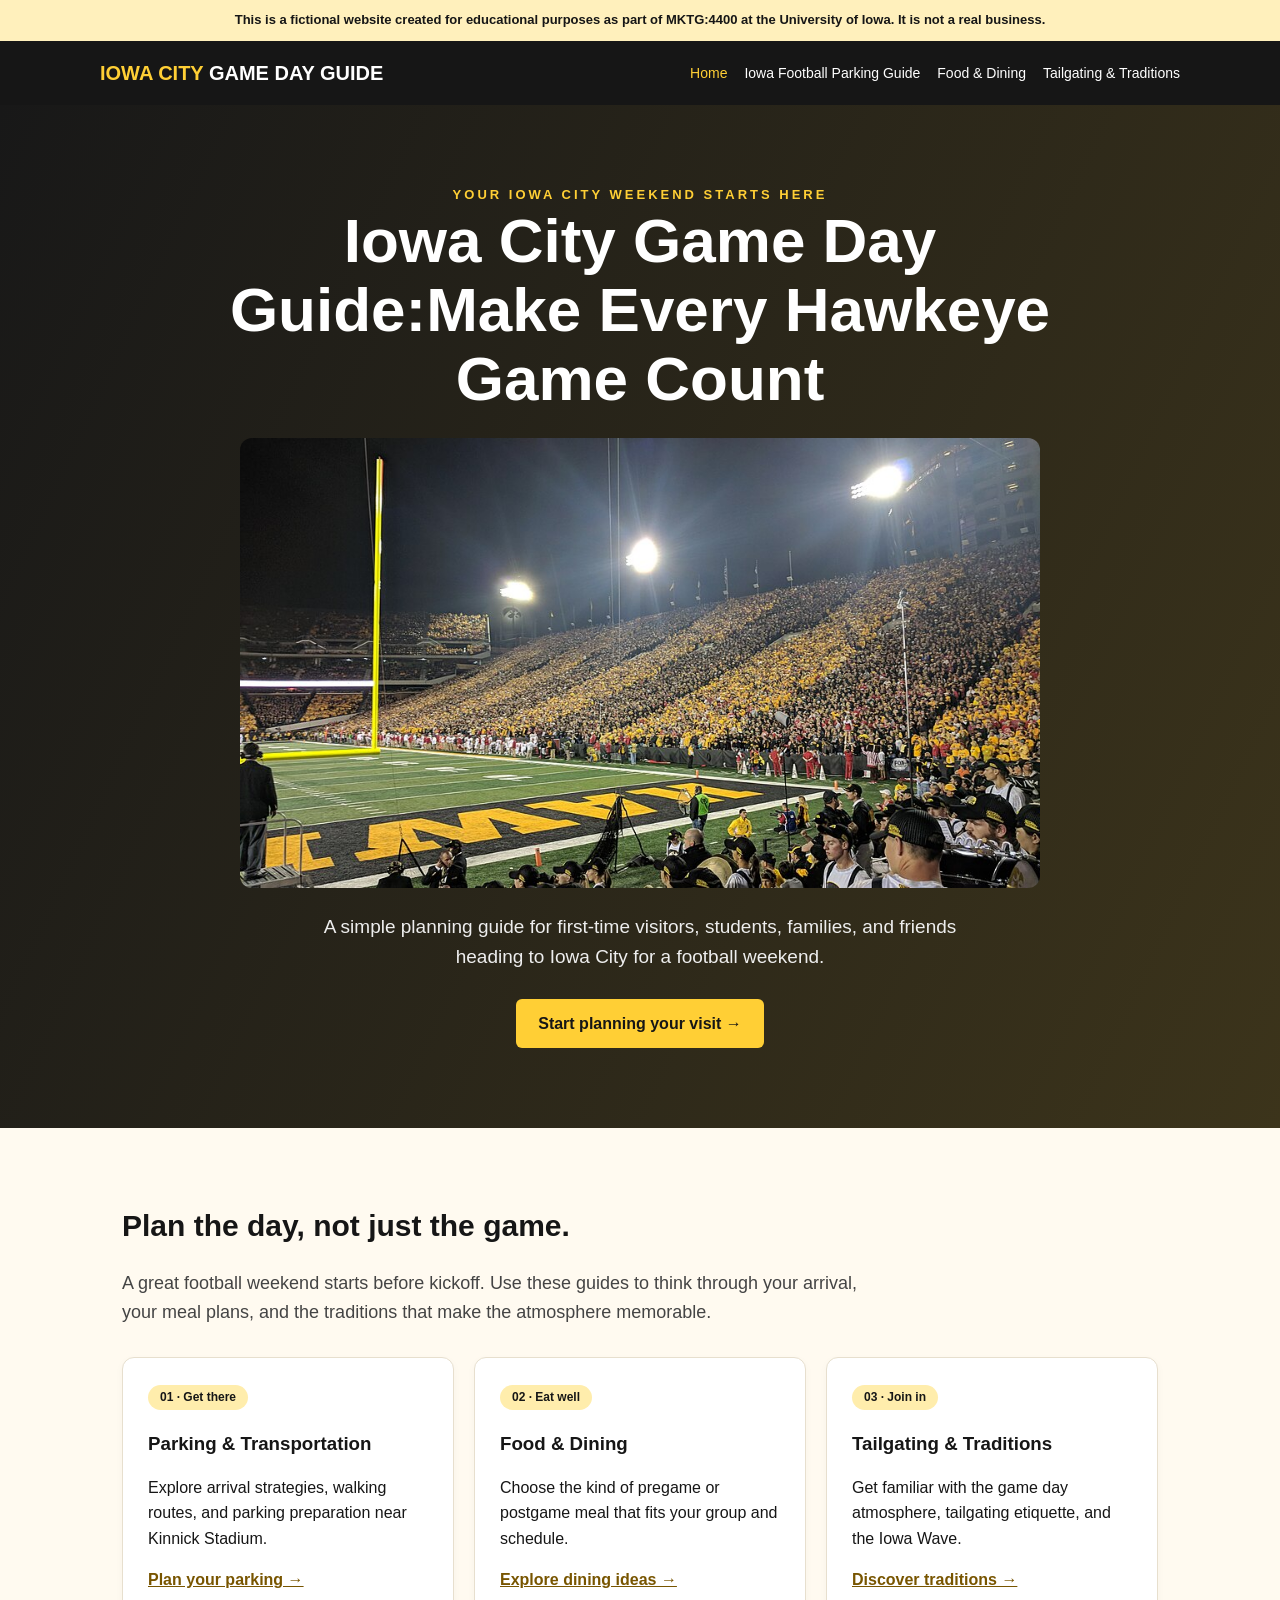
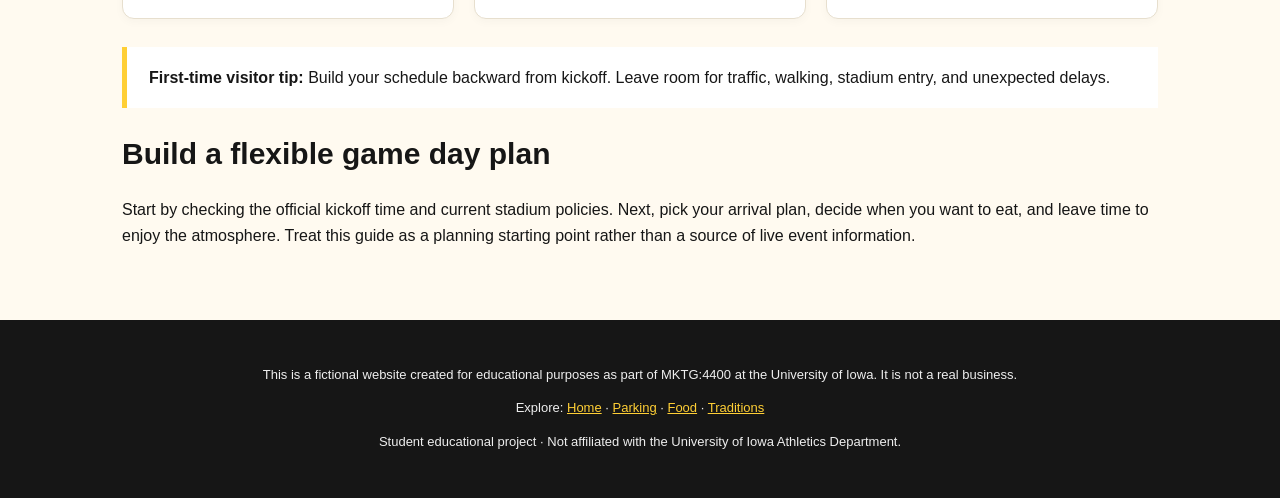
<file: index.html>
<!doctype html><html lang="en"><head><meta charset="utf-8"><meta name="viewport" content="width=device-width, initial-scale=1"><title>Iowa City Game Day Guide | Iowa Football tips</title><meta name="description" content="Plan your Kawkeye football experience with this Iowa Game Day Guide. Explore parking, restaurants, traditions, and tailgating near kinnick stadium."><link rel="stylesheet" href="style.css"></head><body><div class="notice">This is a fictional website created for educational purposes as part of MKTG:4400 at the University of Iowa. It is not a real business.</div><header><a class="brand" href="index.html">IOWA CITY <span style="color:white">GAME DAY GUIDE</span></a><nav aria-label="Main navigation"><a href="index.html" aria-current="page">Home</a><a href="parking.html">Iowa Football Parking Guide</a><a href="food.html">Food & Dining</a><a href="traditions.html">Tailgating & Traditions</a></nav></header><section class="hero"><div class="eyebrow">Your Iowa City weekend starts here</div><h1>Iowa City Game Day Guide:Make Every Hawkeye Game Count</h1><img src="Kinnick_east_grandstand_092218.jpg" alt="Kinnick Stadium during an Iowa Hawkeyes football game with fans filling the stands" style="width:100%;max-width:800px;height:auto;border-radius:12px;display:block;margin:24px auto;"><p>A simple planning guide for first-time visitors, students, families, and friends heading to Iowa City for a football weekend.</p><a class="button" href="parking.html">Start planning your visit →</a></section><main><section class="container"><h2>Plan the day, not just the game.</h2><p class="lead">A great football weekend starts before kickoff. Use these guides to think through your arrival, your meal plans, and the traditions that make the atmosphere memorable.</p><div class="grid"><article class="card"><span class="tag">01 · Get there</span><h3>Parking & Transportation</h3><p>Explore arrival strategies, walking routes, and parking preparation near Kinnick Stadium.</p><a href="parking.html">Plan your parking →</a></article><article class="card"><span class="tag">02 · Eat well</span><h3>Food & Dining</h3><p>Choose the kind of pregame or postgame meal that fits your group and schedule.</p><a href="food.html">Explore dining ideas →</a></article><article class="card"><span class="tag">03 · Join in</span><h3>Tailgating & Traditions</h3><p>Get familiar with the game day atmosphere, tailgating etiquette, and the Iowa Wave.</p><a href="traditions.html">Discover traditions →</a></article></div><div class="tip"><strong>First-time visitor tip:</strong> Build your schedule backward from kickoff. Leave room for traffic, walking, stadium entry, and unexpected delays.</div><h2>Build a flexible game day plan</h2><p>Start by checking the official kickoff time and current stadium policies. Next, pick your arrival plan, decide when you want to eat, and leave time to enjoy the atmosphere. Treat this guide as a planning starting point rather than a source of live event information.</p></section></main><footer><p>This is a fictional website created for educational purposes as part of MKTG:4400 at the University of Iowa. It is not a real business.</p><p>Explore: <a href="index.html">Home</a> · <a href="parking.html">Parking</a> · <a href="food.html">Food</a> · <a href="traditions.html">Traditions</a></p><p>Student educational project · Not affiliated with the University of Iowa Athletics Department.</p></footer></body></html>
</file>
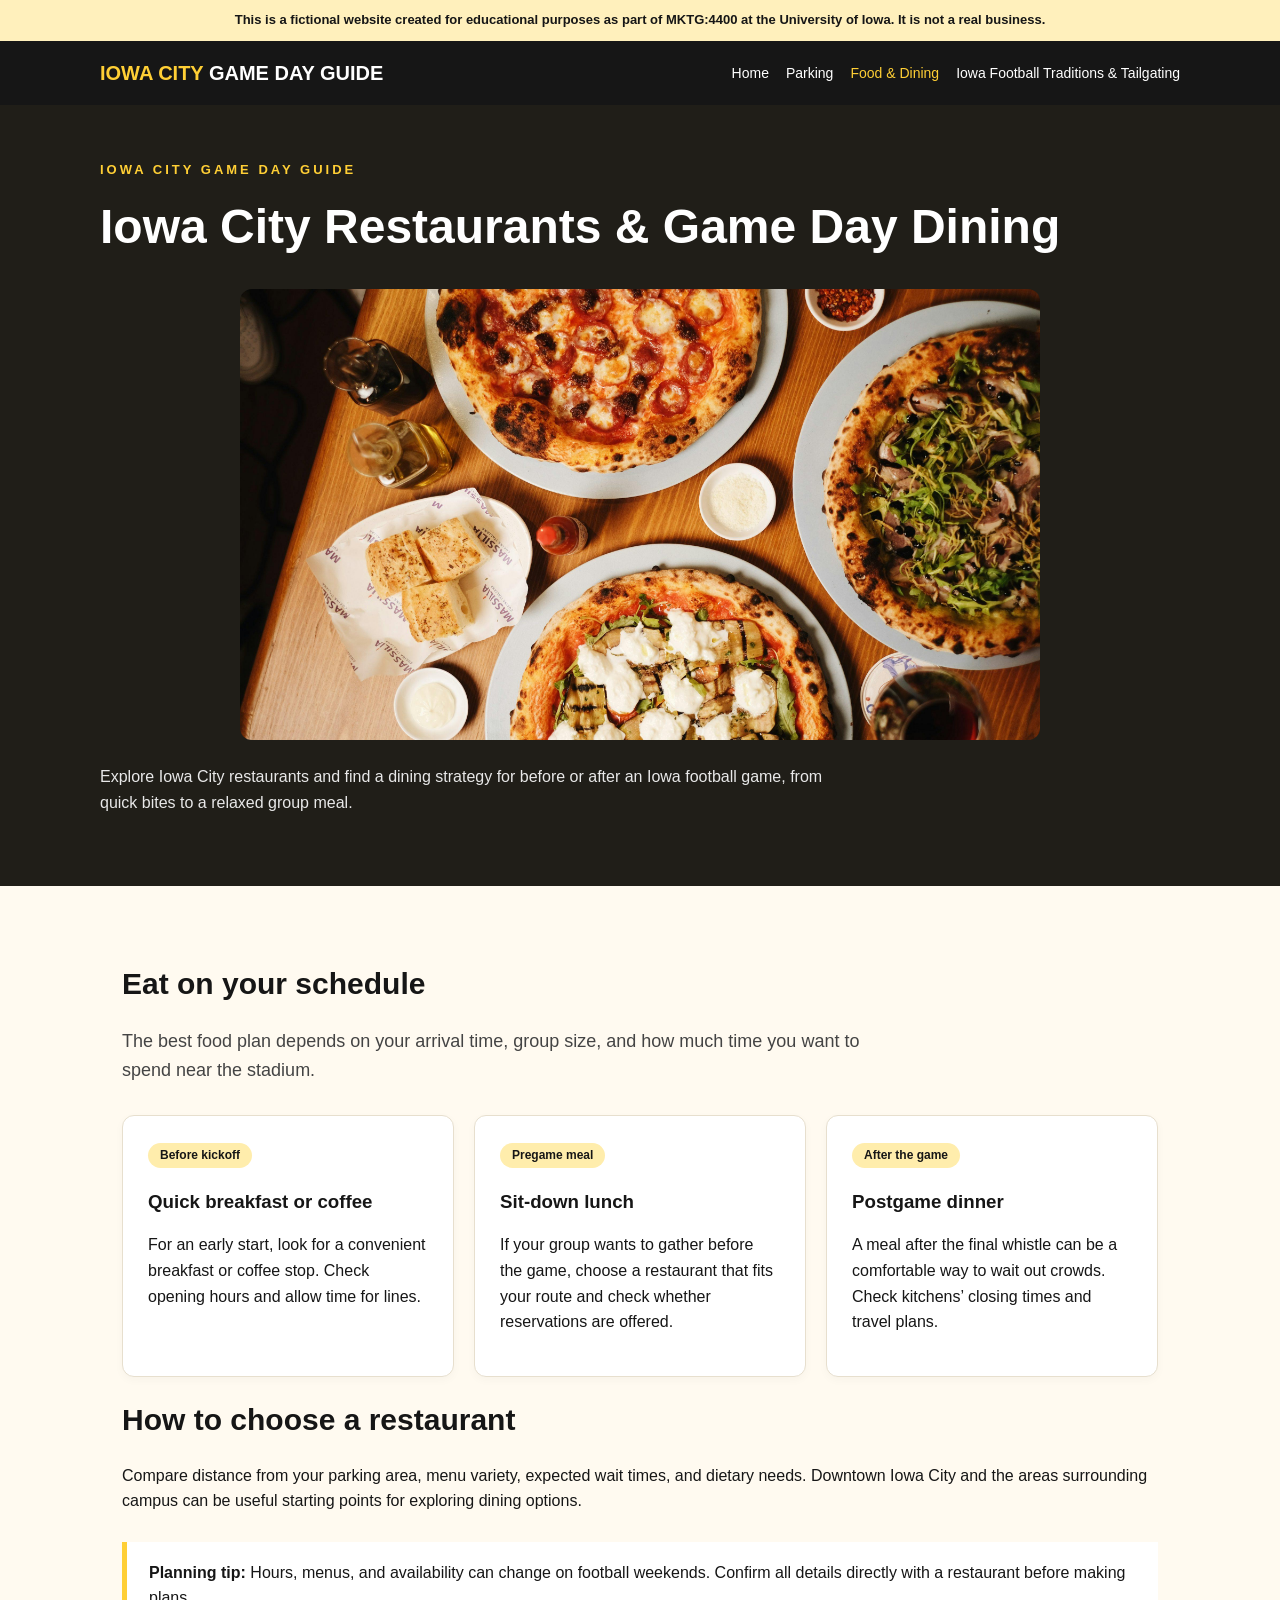
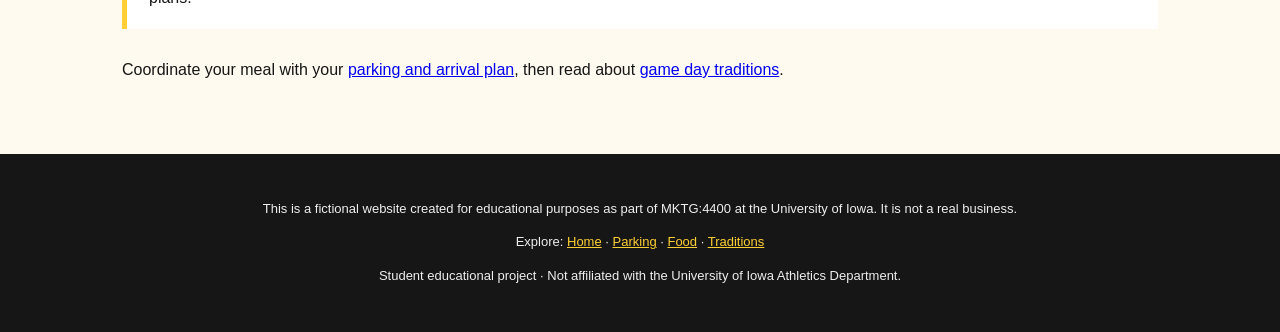
<file: food.html>
<!doctype html><html lang="en"><head><meta charset="utf-8"><meta name="viewport" content="width=device-width, initial-scale=1"><title>Iowa City Restaurants | Hawkeye Game Day Dining</title><meta name="description" content="Explore Iowa City restaurants for Hawkeye football game day. Find dining ideas for before and after the game near Kinnick Stadium."><link rel="stylesheet" href="style.css"></head><body><div class="notice">This is a fictional website created for educational purposes as part of MKTG:4400 at the University of Iowa. It is not a real business.</div><header><a class="brand" href="index.html">IOWA CITY <span style="color:white">GAME DAY GUIDE</span></a><nav aria-label="Main navigation"><a href="index.html">Home</a><a href="parking.html">Parking</a><a href="food.html" aria-current="page">Food & Dining</a><a href="traditions.html">Iowa Football Traditions & Tailgating</a></nav></header><section class="pagehead"><div class="inner"><div class="eyebrow">Iowa City Game Day Guide</div><h1>Iowa City Restaurants & Game Day Dining</h1><img src="pizza.jpeg" alt="Freshly baked pizzas and garlic bread on a table for game day dining" style="width:100%;max-width:800px;height:auto;border-radius:12px;display:block;margin:24px auto;"><p>Explore Iowa City restaurants and find a dining strategy for before or after an Iowa football game, from quick bites to a relaxed group meal.</p></div></section><main><section class="container"><h2>Eat on your schedule</h2><p class="lead">The best food plan depends on your arrival time, group size, and how much time you want to spend near the stadium.</p><div class="grid"><article class="card"><span class="tag">Before kickoff</span><h3>Quick breakfast or coffee</h3><p>For an early start, look for a convenient breakfast or coffee stop. Check opening hours and allow time for lines.</p></article><article class="card"><span class="tag">Pregame meal</span><h3>Sit-down lunch</h3><p>If your group wants to gather before the game, choose a restaurant that fits your route and check whether reservations are offered.</p></article><article class="card"><span class="tag">After the game</span><h3>Postgame dinner</h3><p>A meal after the final whistle can be a comfortable way to wait out crowds. Check kitchens’ closing times and travel plans.</p></article></div><h2>How to choose a restaurant</h2><p>Compare distance from your parking area, menu variety, expected wait times, and dietary needs. Downtown Iowa City and the areas surrounding campus can be useful starting points for exploring dining options.</p><div class="tip"><strong>Planning tip:</strong> Hours, menus, and availability can change on football weekends. Confirm all details directly with a restaurant before making plans.</div><p>Coordinate your meal with your <a href="parking.html">parking and arrival plan</a>, then read about <a href="traditions.html">game day traditions</a>.</p></section></main><footer><p>This is a fictional website created for educational purposes as part of MKTG:4400 at the University of Iowa. It is not a real business.</p><p>Explore: <a href="index.html">Home</a> · <a href="parking.html">Parking</a> · <a href="food.html">Food</a> · <a href="traditions.html">Traditions</a></p><p>Student educational project · Not affiliated with the University of Iowa Athletics Department.</p></footer></body></html>
</file>
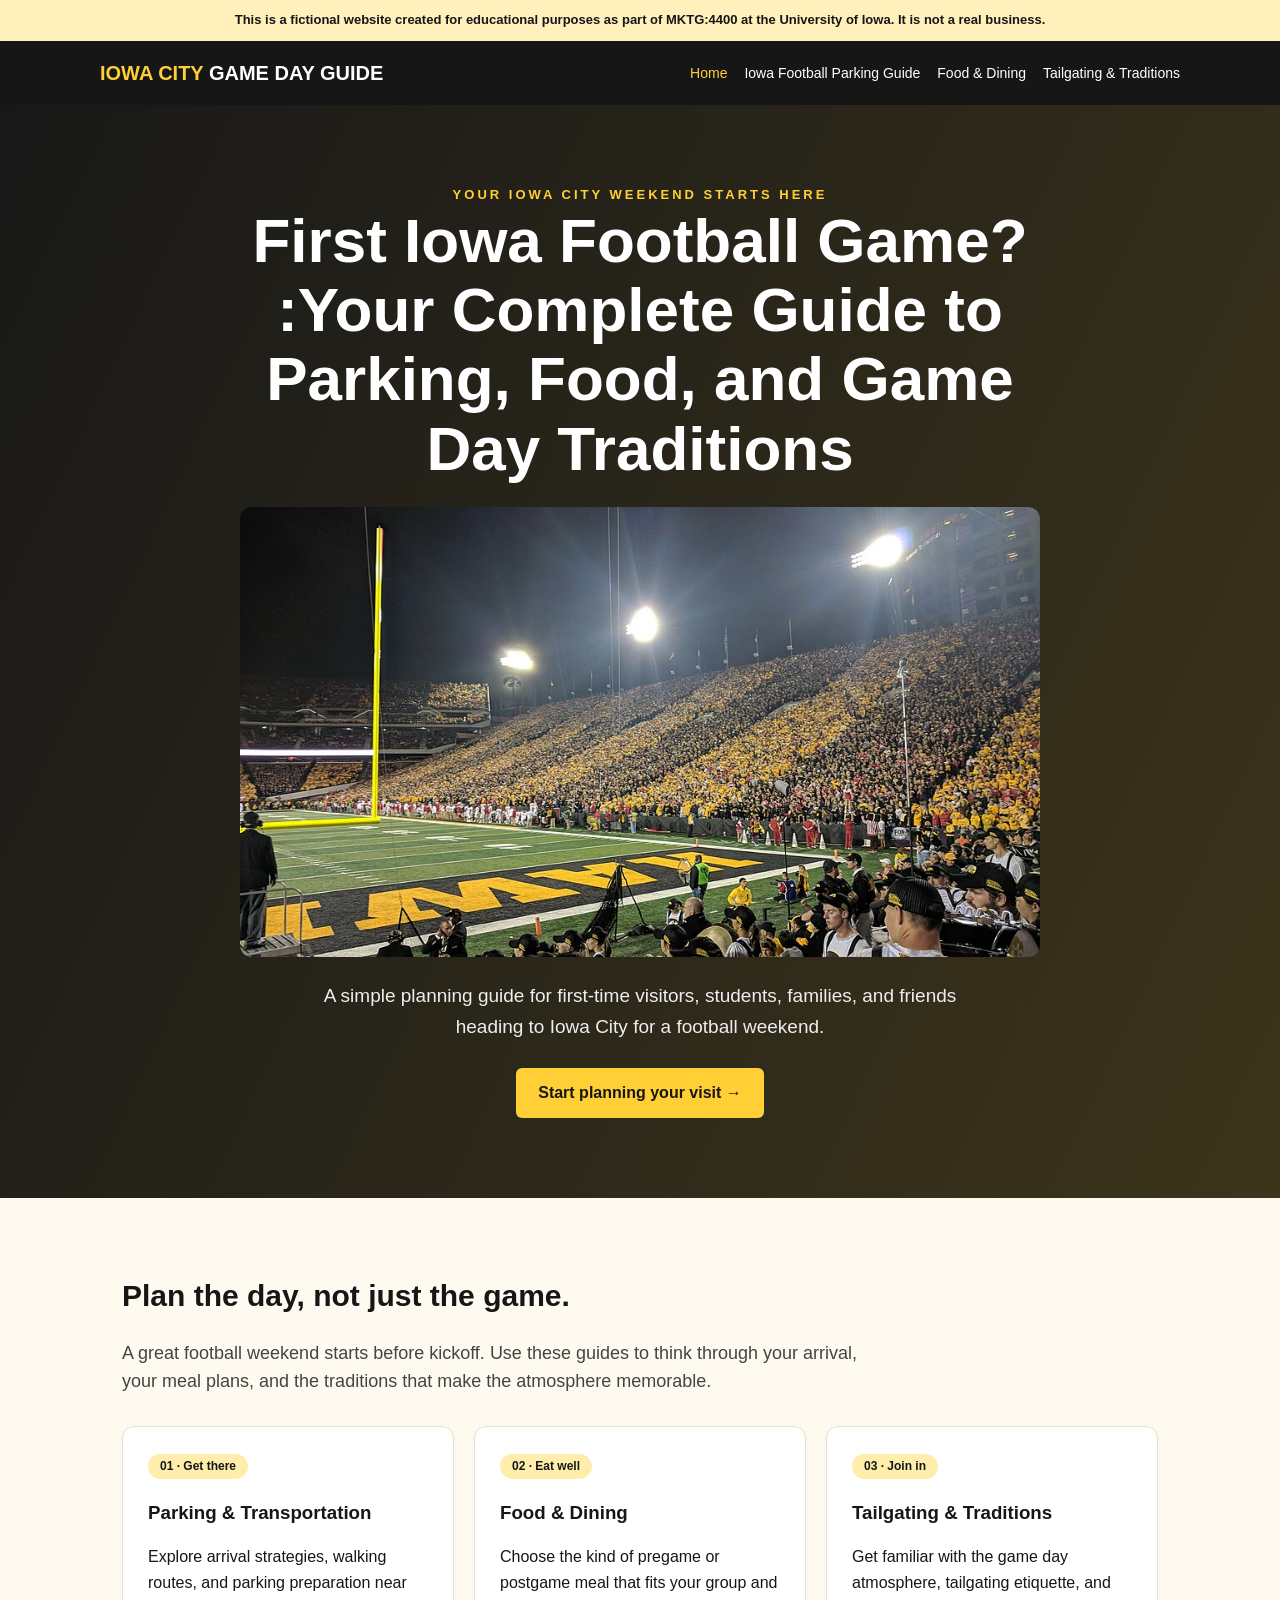
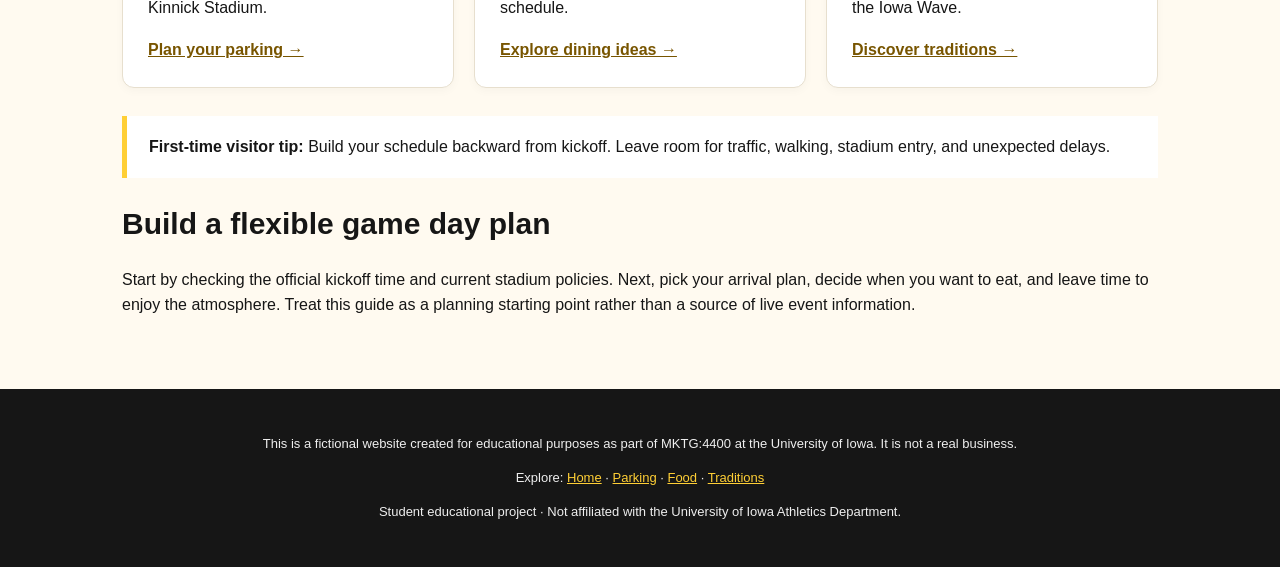
<file: index-b.html>
<!doctype html><html lang="en"><head><meta name="robots" content="noindex"><meta charset="utf-8"><meta name="viewport" content="width=device-width, initial-scale=1"><title>Iowa City Game Day Guide | Iowa Football tips</title><meta name="description" content="Plan your Kawkeye football experience with this Iowa Game Day Guide. Explore parking, restaurants, traditions, and tailgating near kinnick stadium."><link rel="stylesheet" href="style.css"></head><body><div class="notice">This is a fictional website created for educational purposes as part of MKTG:4400 at the University of Iowa. It is not a real business.</div><header><a class="brand" href="index.html">IOWA CITY <span style="color:white">GAME DAY GUIDE</span></a><nav aria-label="Main navigation"><a href="index.html" aria-current="page">Home</a><a href="parking.html">Iowa Football Parking Guide</a><a href="food.html">Food & Dining</a><a href="traditions.html">Tailgating & Traditions</a></nav></header><section class="hero"><div class="eyebrow">Your Iowa City weekend starts here</div><h1>First Iowa Football Game? :Your Complete Guide to Parking, Food, and Game Day Traditions</h1><img src="Kinnick_east_grandstand_092218.jpg" alt="Kinnick Stadium during an Iowa Hawkeyes football game with fans filling the stands" style="width:100%;max-width:800px;height:auto;border-radius:12px;display:block;margin:24px auto;"><p>A simple planning guide for first-time visitors, students, families, and friends heading to Iowa City for a football weekend.</p><a class="button" href="parking.html">Start planning your visit →</a></section><main><section class="container"><h2>Plan the day, not just the game.</h2><p class="lead">A great football weekend starts before kickoff. Use these guides to think through your arrival, your meal plans, and the traditions that make the atmosphere memorable.</p><div class="grid"><article class="card"><span class="tag">01 · Get there</span><h3>Parking & Transportation</h3><p>Explore arrival strategies, walking routes, and parking preparation near Kinnick Stadium.</p><a href="parking.html">Plan your parking →</a></article><article class="card"><span class="tag">02 · Eat well</span><h3>Food & Dining</h3><p>Choose the kind of pregame or postgame meal that fits your group and schedule.</p><a href="food.html">Explore dining ideas →</a></article><article class="card"><span class="tag">03 · Join in</span><h3>Tailgating & Traditions</h3><p>Get familiar with the game day atmosphere, tailgating etiquette, and the Iowa Wave.</p><a href="traditions.html">Discover traditions →</a></article></div><div class="tip"><strong>First-time visitor tip:</strong> Build your schedule backward from kickoff. Leave room for traffic, walking, stadium entry, and unexpected delays.</div><h2>Build a flexible game day plan</h2><p>Start by checking the official kickoff time and current stadium policies. Next, pick your arrival plan, decide when you want to eat, and leave time to enjoy the atmosphere. Treat this guide as a planning starting point rather than a source of live event information.</p></section></main><footer><p>This is a fictional website created for educational purposes as part of MKTG:4400 at the University of Iowa. It is not a real business.</p><p>Explore: <a href="index.html">Home</a> · <a href="parking.html">Parking</a> · <a href="food.html">Food</a> · <a href="traditions.html">Traditions</a></p><p>Student educational project · Not affiliated with the University of Iowa Athletics Department.</p></footer></body></html>
</file>
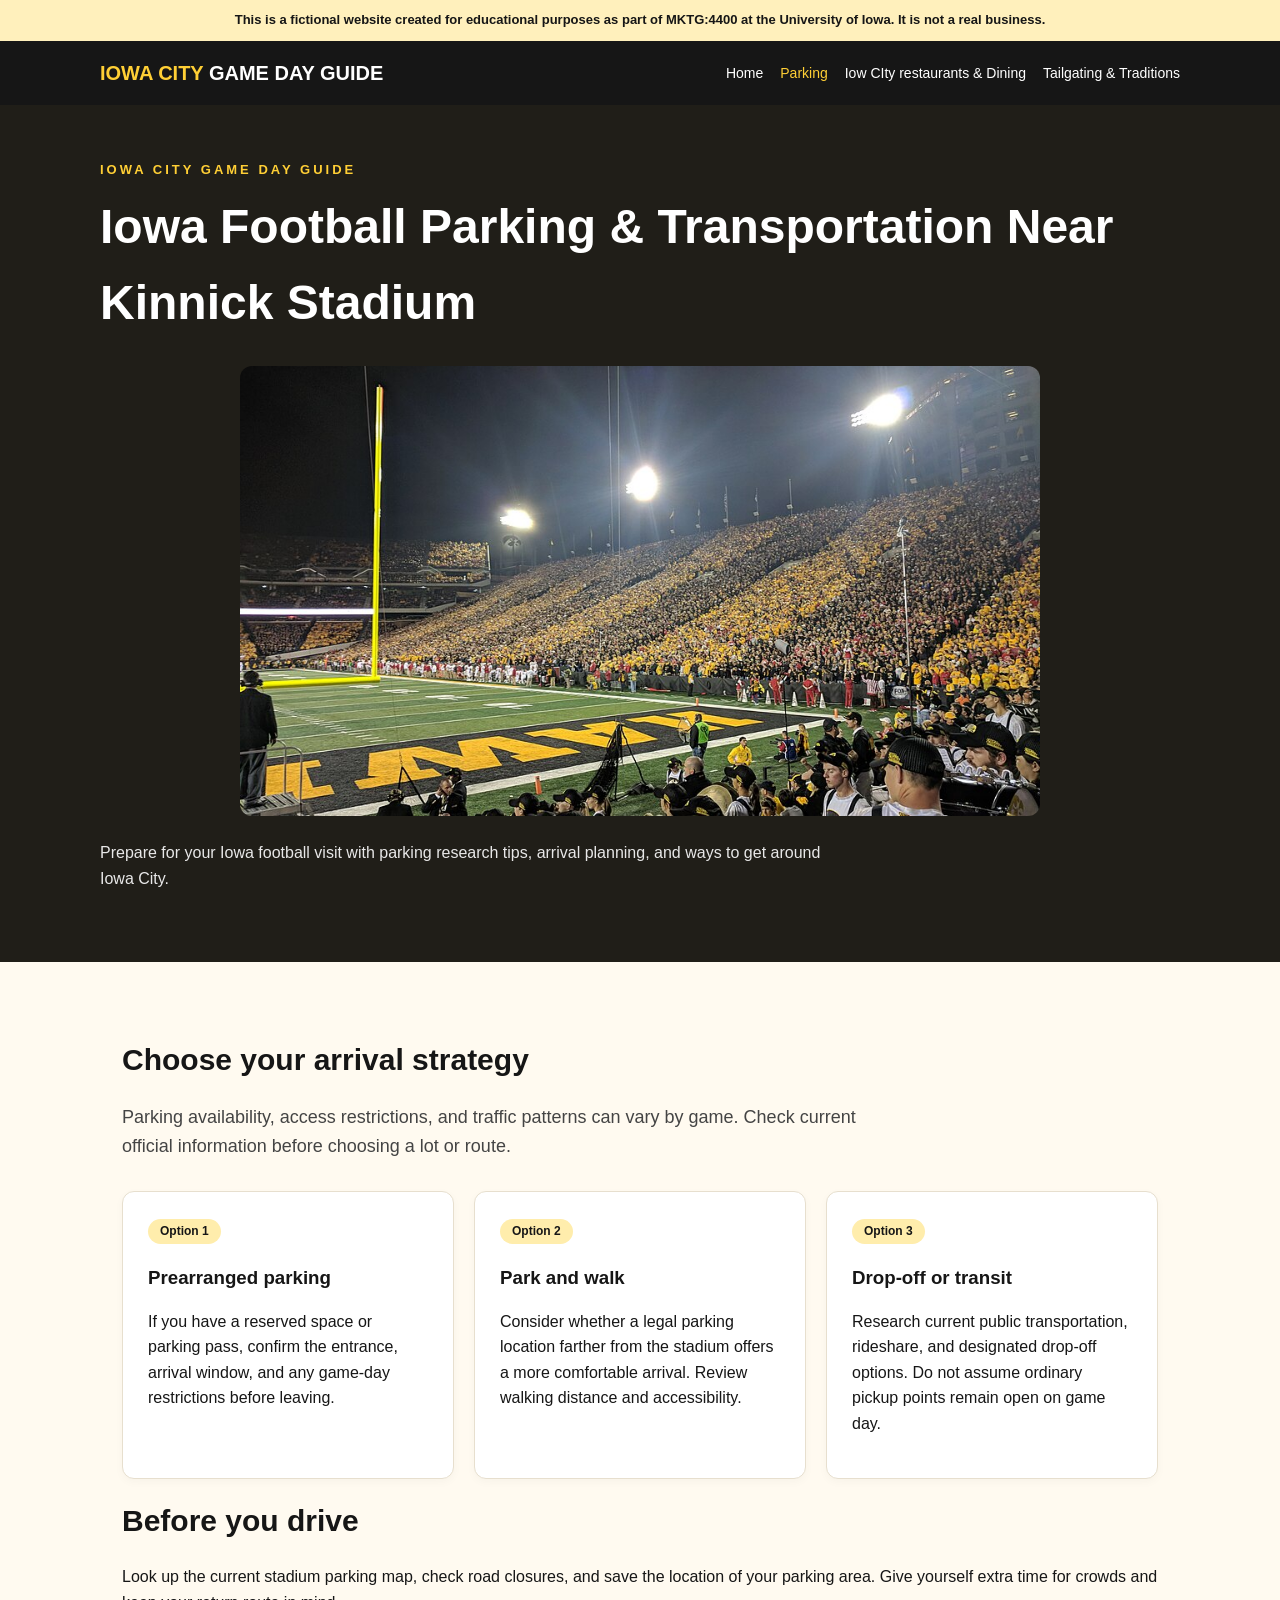
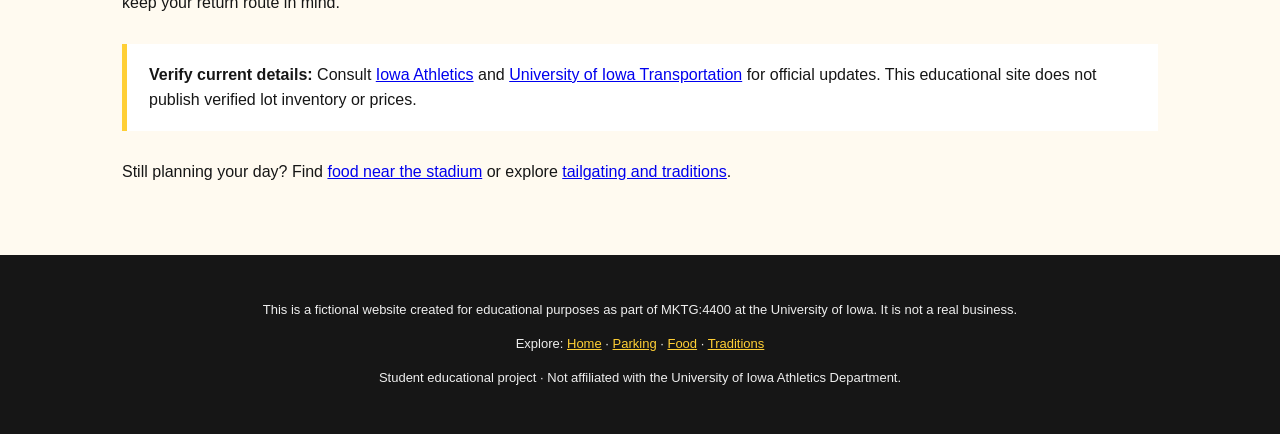
<file: parking.html>
<!doctype html><html lang="en"><head><meta charset="utf-8"><meta name="viewport" content="width=device-width, initial-scale=1"><title>Iowa Football Parking Guide | Kinnick Stadium</title><meta name="description" content="Plan your Iowa football parking near Kinnick Stadium with helpful tips for arriving, finding parking, and getting to the game on time."><link rel="stylesheet" href="style.css"></head><body><div class="notice">This is a fictional website created for educational purposes as part of MKTG:4400 at the University of Iowa. It is not a real business.</div><header><a class="brand" href="index.html">IOWA CITY <span style="color:white">GAME DAY GUIDE</span></a><nav aria-label="Main navigation"><a href="index.html">Home</a><a href="parking.html" aria-current="page">Parking</a><a href="food.html">Iow CIty restaurants & Dining</a><a href="traditions.html">Tailgating & Traditions</a></nav></header><section class="pagehead"><div class="inner"><div class="eyebrow">Iowa City Game Day Guide</div><h1>Iowa Football Parking & Transportation Near Kinnick Stadium</h1><img src="Kinnick_east_grandstand_092218.jpg" alt="Kinnick Stadium football field and surrounding stands in Iowa City" style="width:100%;max-width:800px;height:auto;border-radius:12px;display:block;margin:24px auto;"><p>Prepare for your Iowa football visit with parking research tips, arrival planning, and ways to get around Iowa City.</p></div></section><main><section class="container"><h2>Choose your arrival strategy</h2><p class="lead">Parking availability, access restrictions, and traffic patterns can vary by game. Check current official information before choosing a lot or route.</p><div class="grid"><article class="card"><span class="tag">Option 1</span><h3>Prearranged parking</h3><p>If you have a reserved space or parking pass, confirm the entrance, arrival window, and any game-day restrictions before leaving.</p></article><article class="card"><span class="tag">Option 2</span><h3>Park and walk</h3><p>Consider whether a legal parking location farther from the stadium offers a more comfortable arrival. Review walking distance and accessibility.</p></article><article class="card"><span class="tag">Option 3</span><h3>Drop-off or transit</h3><p>Research current public transportation, rideshare, and designated drop-off options. Do not assume ordinary pickup points remain open on game day.</p></article></div><h2>Before you drive</h2><p>Look up the current stadium parking map, check road closures, and save the location of your parking area. Give yourself extra time for crowds and keep your return route in mind.</p><div class="tip"><strong>Verify current details:</strong> Consult <a href="https://hawkeyesports.com/" target="_blank" rel="noopener noreferrer">Iowa Athletics</a> and <a href="https://transportation.uiowa.edu/" target="_blank" rel="noopener noreferrer">University of Iowa Transportation</a> for official updates. This educational site does not publish verified lot inventory or prices.</div><p>Still planning your day? Find <a href="food.html">food near the stadium</a> or explore <a href="traditions.html">tailgating and traditions</a>.</p></section></main><footer><p>This is a fictional website created for educational purposes as part of MKTG:4400 at the University of Iowa. It is not a real business.</p><p>Explore: <a href="index.html">Home</a> · <a href="parking.html">Parking</a> · <a href="food.html">Food</a> · <a href="traditions.html">Traditions</a></p><p>Student educational project · Not affiliated with the University of Iowa Athletics Department.</p></footer></body></html>
</file>
<file: style.css>
:root{--black:#161616;--gold:#ffcf35;--cream:#fffaf0;--muted:#626262}*{box-sizing:border-box}body{margin:0;font-family:Arial,Helvetica,sans-serif;color:var(--black);background:var(--cream);line-height:1.6}.notice{background:#fff0bc;text-align:center;padding:10px 18px;font-size:13px;font-weight:600}header{background:var(--black);color:white;padding:16px max(20px,calc((100vw - 1080px)/2));display:flex;align-items:center;justify-content:space-between;gap:20px;flex-wrap:wrap}.brand{color:var(--gold);font-size:20px;font-weight:800;text-decoration:none}nav{display:flex;gap:17px;flex-wrap:wrap}nav a{color:white;text-decoration:none;font-size:14px}nav a:hover,nav a[aria-current=page]{color:var(--gold)}.hero{background:linear-gradient(115deg,#181818,#3c341b);color:white;padding:80px 22px;text-align:center}.hero h1{font-size:clamp(34px,6vw,62px);line-height:1.12;max-width:850px;margin:0 auto 20px}.hero p{max-width:650px;margin:auto;font-size:19px;color:#eee}.eyebrow{text-transform:uppercase;color:var(--gold);letter-spacing:3px;font-size:13px;font-weight:800}.button{display:inline-block;background:var(--gold);color:#161616;padding:12px 22px;border-radius:6px;text-decoration:none;font-weight:800;margin-top:26px}.container{max-width:1080px;margin:auto;padding:55px 22px}h2{font-size:30px;line-height:1.2}h3{margin-bottom:6px}.lead{font-size:18px;color:#444;max-width:750px}.grid{display:grid;grid-template-columns:repeat(3,minmax(0,1fr));gap:20px;margin-top:30px}.card{background:white;border:1px solid #e7dfce;border-radius:12px;padding:25px;box-shadow:0 3px 10px #00000008}.card a{color:#785500;font-weight:700}.tag{display:inline-block;background:#ffedac;border-radius:100px;padding:3px 12px;font-size:12px;font-weight:700}.tip{border-left:5px solid var(--gold);background:white;padding:18px 22px;margin:28px 0}.pagehead{background:#201e18;color:white;padding:55px 22px}.pagehead .inner{max-width:1080px;margin:auto}.pagehead h1{font-size:clamp(32px,5vw,48px);margin:8px 0}.pagehead p{max-width:730px;color:#e8e8e8}footer{background:#161616;color:#eee;padding:32px 22px;text-align:center;font-size:13px}footer a{color:var(--gold)}@media(max-width:700px){.grid{grid-template-columns:1fr}header{padding:18px 20px}nav{gap:12px}.hero{padding:60px 20px}.container{padding:35px 20px}}
</file>
